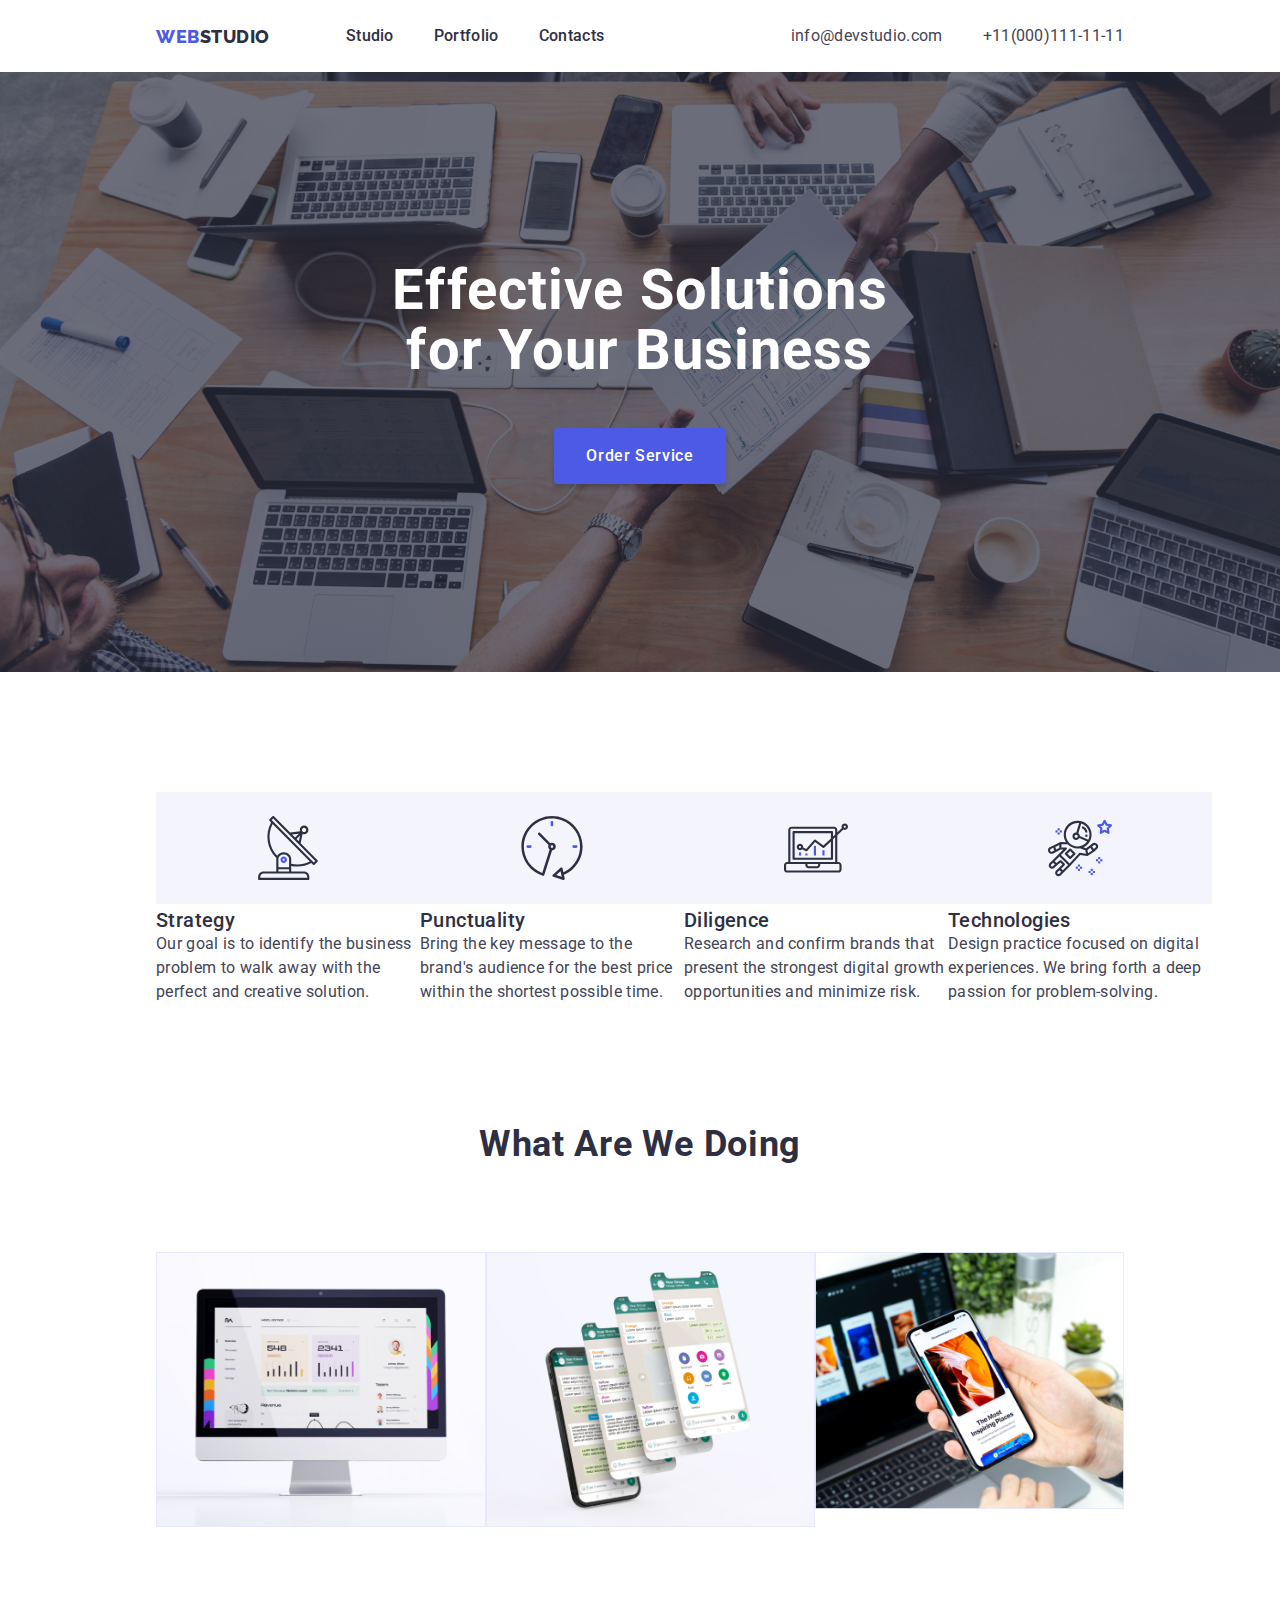
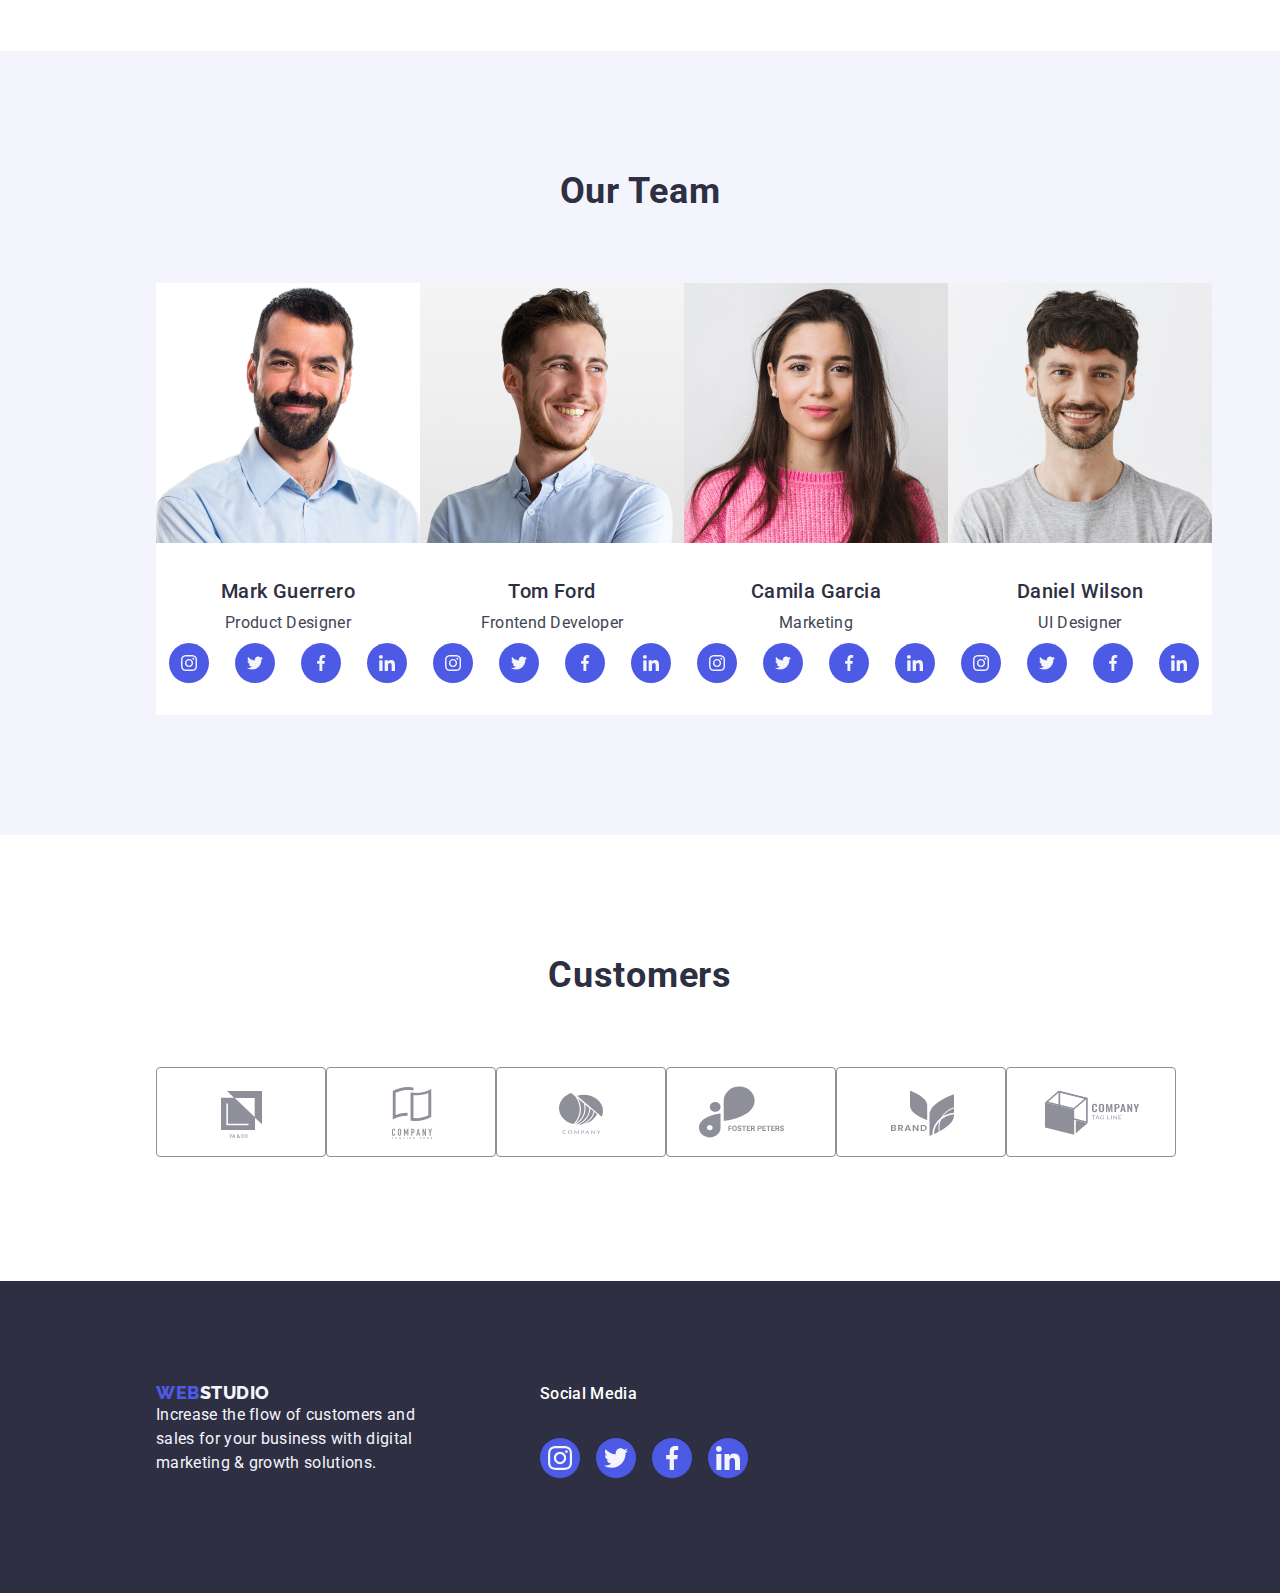
<file: index.html>
<!DOCTYPE html>
<html lang="en">
<head>
    <meta charset="UTF-8">
    <meta name="viewport" content="width=device-width, initial-scale=1.0">
    <title>WEBSTUDIO</title>
    <link rel="stylesheet" href="./css/styles.css"/>
    <link rel="preconnect" href="https://fonts.googleapis.com">
    <link rel="preconnect" href="https://fonts.gstatic.com" crossorigin>
    <link href="https://fonts.googleapis.com/css2?family=Raleway:wght@800&family=Roboto:wght@400;500;700&display=swap"
        rel="stylesheet">
</head>
<body>
    <!-- Top Line section -->
    <header>
        <nav class="menu">
            <div>
                <a href="#" class="web-studio">WEB<span>STUDIO</span></a>
            </div>
    
            <ul class="nav">
                <li>
                    <a href="#">Studio</a>
                </li>
                <li>
                    <a href="./portfolio.html">Portfolio</a>
                </li>
                <li>
                    <a href="#">Contacts</a>
                </li>
    
            </ul>
        </nav>
        <ul class="contacts">
            <li>
                <a href="mailto:/info@devstudio.com" class="email">info@devstudio.com</a>
            </li>
            <li>
                <a href="tel:/+11(000)111-11-11" class="telnumber">+11(000)111-11-11</a>
            </li>
        </ul>
    </header>


        <!-- Hero Image section -->

    <main>
        <section class="hero-image">
            <div class="image-overlay">
                <div>
                    <h1>
                        Effective Solutions<br>
                        for Your Business
                    </h1>
                </div>
                <button type="button">
                    Order Service
                </button>
            </div>
            
            
        </section>
    
        <!-- Section 1 -->
    
        <section class="section1">
            <ul>
                <li class="strategy">
                    <img src="./images/icons.svg/antenna-1.svg" class="antenna svg" alt="antenna">
                    <h3>Strategy</h3>
                    <p>Our goal is to identify the business problem to walk away with the perfect and creative solution.</p>
                </li>
                <li class="punctuality">
                    <img src="./images/icons.svg/clock-1.svg" class="clock svg" alt="clock">
                    <h3>Punctuality</h3>
                    <p>Bring the key message to the brand's audience for the best price within the shortest possible time.</p>
                </li>
                <li class="diligence">
                    <img src="./images/icons.svg/diagram-1.svg" class="diagram svg" alt="diagram">
                    <h3>Diligence</h3>
                    <p>Research and confirm brands that present the strongest digital growth opportunities and minimize risk.</p>
                </li>
                <li class="technologies">
                    <img src="./images/icons.svg/astronaut-1.svg" class="astronaut svg" alt="astronaut">
                    <h3>Technologies</h3>
                    <p>Design practice focused on digital experiences. We bring forth a deep passion for problem-solving.</p>
                </li>
            </ul>
        </section>
    
        <!-- Section 2 -->
    
        <section class="section2">
            <h2>What Are We Doing</h2>
            <ul>
                <li>
                    <img src="./images/img-1.jpg" width="360" alt="Web Development" class="img1"/>
                </li>
                <li>
                    <img src="./images/img-2.jpg" width="360" alt="Mobile Development" class="img2"/>
                </li>
                <li>
                    <img src="./images/img-3.jpg" width="360" alt="User Interface" class="img3"/>
                </li>
            </ul>
            
        </section>
    
        <!-- Section 3 -->
    
        <section class="section3">
            <h2 class="our-team">Our Team</h2>
            <ul class="team-section">
                <li class="mark-guerrero">
                    <img src="./images/mark-guerrero.jpg" width="360" alt="Mark Guerrero" class="team-img"/>
                    <div class="card-content">
                        <h3>Mark Guerrero</h3>
                        <p>Product Designer</p>
                        <ul class="social-icons">
                            <li><img src="./images/icons.svg/instagram-2.svg" class="icons-svg" alt="instagram"></li>
                            <li><img src="./images/icons.svg/twitter-1.svg" class="icons-svg" alt="twitter"></li>
                            <li><img src="./images/icons.svg/facebook-1.svg" class="icons-svg" alt="facebook"></li>
                            <li><img src="./images/icons.svg/linkedin-1.svg" class="icons-svg" alt="linkedin"></li>
                        </ul>
                    </div>
                    
                </li>
                <li class="tom-ford">
                    <img src="./images/tom-ford.jpg" width="360" alt="Tom Ford" class="team-img"/>
                    <div class="card-content">
                        <h3>Tom Ford</h3>
                        <p>Frontend Developer</p>
                        <ul class="social-icons">
                            <li><img src="./images/icons.svg/instagram-2.svg" class="icons-svg" alt="instagram"></li>
                            <li><img src="./images/icons.svg/twitter-1.svg" class="icons-svg" alt="twitter"></li>
                            <li><img src="./images/icons.svg/facebook-1.svg" class="icons-svg" alt="facebook"></li>
                            <li><img src="./images/icons.svg/linkedin-1.svg" class="icons-svg" alt="linkedin"></li>
                        </ul>
                    </div>
                    
                </li>
                <li class="camila-garcia">
                    <img src="./images/camila-garcia.jpg" width="360" alt="Camila Garcia" class="team-img"/>
                    <div class="card-content">
                        <h3>Camila Garcia</h3>
                        <p>Marketing</p>
                        <ul class="social-icons">
                            <li><img src="./images/icons.svg/instagram-2.svg" class="icons-svg" alt="instagram"></li>
                            <li><img src="./images/icons.svg/twitter-1.svg" class="icons-svg" alt="twitter"></li>
                            <li><img src="./images/icons.svg/facebook-1.svg" class="icons-svg" alt="facebook"></li>
                            <li><img src="./images/icons.svg/linkedin-1.svg" class="icons-svg" alt="linkedin"></li>
                        </ul>
                    </div>
                    
                </li>
                <li class="daniel-wilson">
                    <img src="./images/daniel-wilson.jpg" width="360" alt="Daniel Wilson" class="team-img"/>
                    <div class="card-content">
                        <h3>Daniel Wilson</h3>
                        <p>UI Designer</p>
                        <ul class="social-icons">
                            <li><img src="./images/icons.svg/instagram-2.svg" class="icons-svg" alt="instagram"></li>
                            <li><img src="./images/icons.svg/twitter-1.svg" class="icons-svg" alt="twitter"></li>
                            <li><img src="./images/icons.svg/facebook-1.svg" class="icons-svg" alt="facebook"></li>
                            <li><img src="./images/icons.svg/linkedin-1.svg" class="icons-svg" alt="linkedin"></li>
                        </ul>
                    </div>
                </li>
            </ul>

        </section>

        <!-- Section 4 -->

        <section class="customer-section">
            <h2>Customers</h2>
            <ul>
                <li><img src="./images/icons.svg/client-1.svg" class="customer-svg" alt="client 1"></li>
                <li><img src="./images/icons.svg/client-2.svg" class="customer-svg" alt="Client 2"></li>
                <li><img src="./images/icons.svg/client-3.svg" class="customer-svg" alt="Client 3"></li>
                <li><img src="./images/icons.svg/client-4.svg" class="customer-svg" alt="Client 4"></li>
                <li><img src="./images/icons.svg/client-5.svg" class="customer-svg" alt="Client 5"></li>
                <li><img src="./images/icons.svg/client-6.svg" class="customer-svg" alt="Client 6"></li>
            </ul>
        </section>

    </main>

        <!-- Footer -->
        
    <footer>
        
        <div>
            <a href="/WEBSTUDIO" class="webstudio2">WEB<span class="span-studio">STUDIO</span></a>
            <p>Increase the flow of customers and sales for your business with digital marketing & growth solutions.</p>
        </div>
        <div class="social-media">
            <p id="footer-social-media">Social Media</p>
            <ul class="social-icons-footer">
                <li><img src="./images/icons.svg/instagram-footer.svg" class="social-media-icons-svg" alt="instagram"></li>
                <li><img src="./images/icons.svg/twitter-footer.svg" class="social-media-icons-svg" alt="twitter"></li>
                <li><img src="./images/icons.svg/facebook-footer.svg" class="social-media-icons-svg" alt="facebook"></li>
                <li><img src="./images/icons.svg/linkedin-ffoter.svg" class="social-media-icons-svg" alt="linkedin"></li>
            </ul>
        </div>
    </footer>
</body>
</html>
</file>
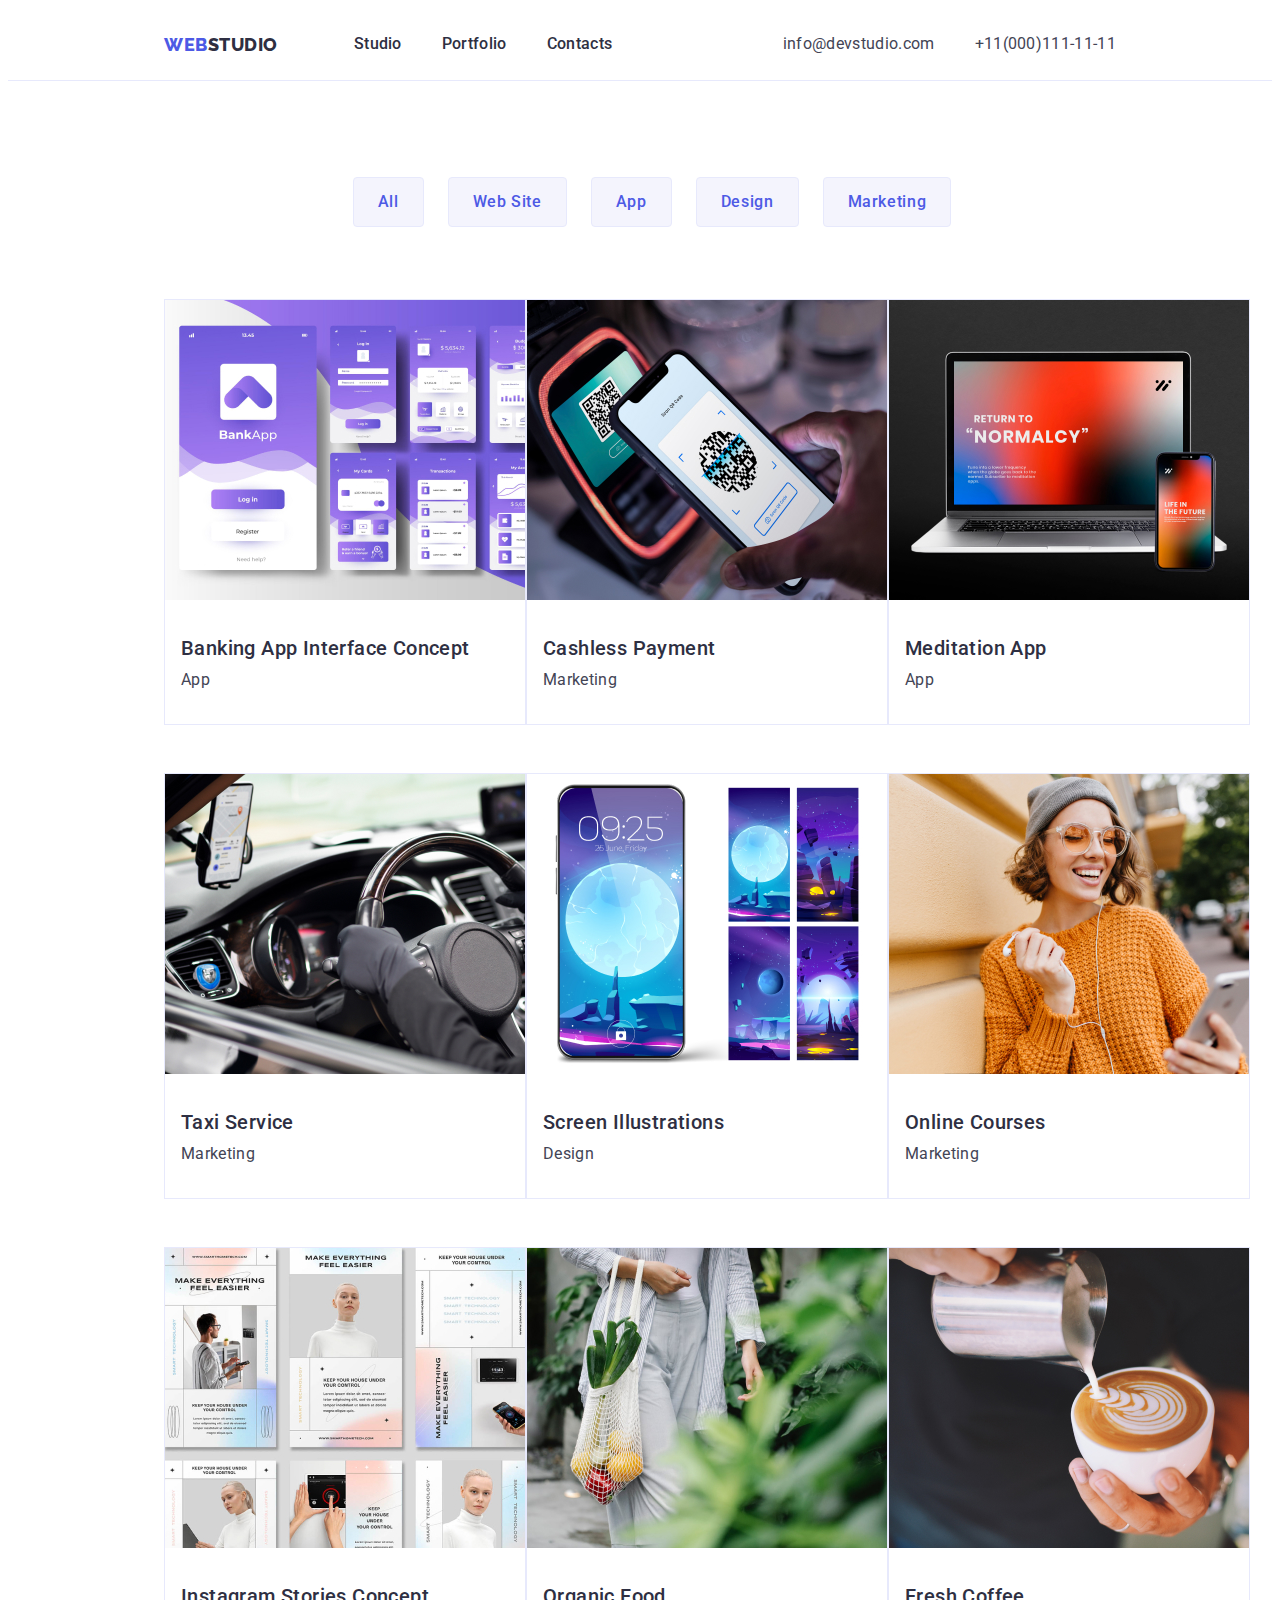
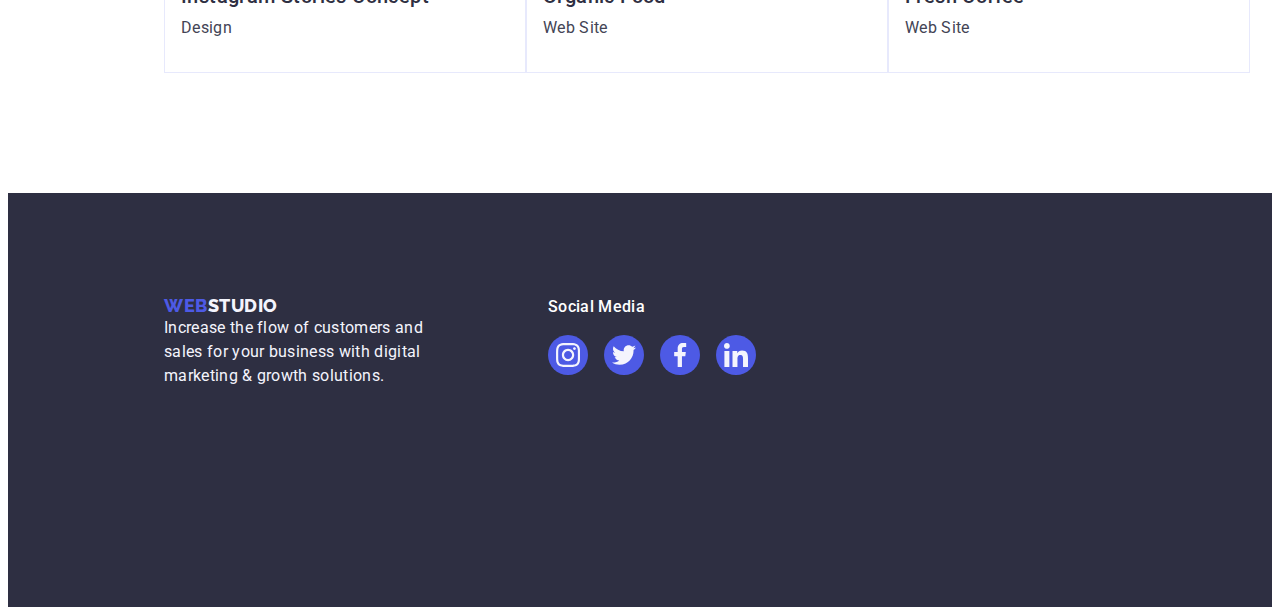
<file: portfolio.html>
<!DOCTYPE html>
<html lang="en">
<head>
    <meta charset="UTF-8">
    <meta name="viewport" content="width=device-width, initial-scale=1.0">
    <title>Portfolio</title>
    <link rel="stylesheet" href="./css/styles-2.css" />
    <link rel="preconnect" href="https://fonts.googleapis.com">
    <link rel="preconnect" href="https://fonts.gstatic.com" crossorigin>
    <link href="https://fonts.googleapis.com/css2?family=Raleway:wght@800&family=Roboto:wght@400;500;700&display=swap"
        rel="stylesheet">
</head>
<body>
    <!-- Top Line section -->
    <header>
        <nav class="menu">
            <div>
                <a href="#" class="web-studio">WEB<span>STUDIO</span></a>
            </div>
            
            <ul class="nav">
                <li>
                    <a href="./index.html">Studio</a>
                </li>
                <li>
                    <a href="#">Portfolio</a>
                </li>
                <li>
                    <a href="#">Contacts</a>
                </li>
    
            </ul>
        </nav>
        <ul class="contacts">
            <li>
                <a href="mailto:/info@devstudio.com" class="email">info@devstudio.com</a>
            </li>
            <li>
                <a href="tel:/+11(000)111-11-11" class="telnumber">+11(000)111-11-11</a>
            </li>
        </ul>
    </header>

    <!-- Filters -->
    <main>
        <div class="filters-buttons">
            <button type="button" class="all-button">All</button>
            <button type="button">Web Site</button>
            <button type="button">App</button>
            <button type="button">Design</button>
            <button type="button">Marketing</button>
        </div>
        
        
        <!-- Row 1 -->
        <ul class="row-1">
            <li class="app-interface">
                <img src="./images/interface.jpg" alt="Banking App Interface Concept" width="360" />
                <h3>Banking App Interface Concept</h3>
                <p>App</p>
            </li>
            <li>
                <img src="./images/qr-code.jpg" alt="Cashless Payment" width="360" />
                <h3>Cashless Payment</h3>
                <p>Marketing</p>
            </li>
            <li>
                <img src="./images/screen.jpg" alt="Meditation App" width="360" />
                <h3>Meditation App</h3>
                <p>App</p>
            </li>
        </ul>
        
        <!-- Row 2 -->
        <ul class="row-2">
            <li>
                <img src="./images/taxi-service.jpg" alt="Taxi Service" width="360" />
                <h3>Taxi Service</h3>
                <p>Marketing</p>
            </li>
            <li>
                <img src="./images/illustrations.jpg" alt="Screen Illustrations" width="360" />
                <h3>Screen Illustrations</h3>
                <p>Design</p>
            </li>
            <li>
                <img src="./images/orange-girl.jpg" alt="Online Courses" width="360" />
                <h3>Online Courses</h3>
                <p>Marketing</p>
            </li>
        </ul>
        
        <!-- Row 3 -->
        
        <ul class="row-3">
            <li>
                <img src="./images/multiple-screen.jpg" alt="Instagram Stories Concept" width="360" />
                <h3>Instagram Stories Concept</h3>
                <p>Design</p>
            </li>
            <li>
                <img src="./images/organic-food.jpg" alt="Organic Food" width="360" />
                <h3>Organic Food</h3>
                <p>Web Site</p>
            </li>
            <li>
                <img src="./images/coffee.jpg" alt="Fresh Coffee" width="360" />
                <h3>Fresh Coffee</h3>
                <p>Web Site</p>
            </li>
        </ul>
    </main>
    

    <!-- Footer -->

    <footer>
        <div>
            <a href="#" class="webstudio">WEB<span class="studio">STUDIO</span></a>
            <p>Increase the flow of customers and <br>sales for your business with digital <br>marketing & growth solutions.</p>
        </div>
        
        <div class="social-media">
            <p id="footer-social-media">Social Media</p>
            <ul class="social-icons-footer">
                <li><img src="./images/icons.svg/instagram-footer.svg" class="social-media-icons-svg" alt="instagram"></li>
                <li><img src="./images/icons.svg/twitter-footer.svg" class="social-media-icons-svg" alt="twitter"></li>
                <li><img src="./images/icons.svg/facebook-footer.svg" class="social-media-icons-svg" alt="facebook"></li>
                <li><img src="./images/icons.svg/linkedin-ffoter.svg" class="social-media-icons-svg" alt="linkedin"></li>
            </ul>
        </div>
    
    </footer>
    
</body>
</html>
</file>
<file: css/styles.css>
:root {
    --IRIS: #4D5AE5;
    --NAVY-BLUE: #2E2F42;
    --SLATE: #434455;
    --WHITE: #FFF;
    --CLOUD: #F4F4FD;
    --LIGHT-SLATE: rgba(142, 143, 153, 1);
}

body {
    max-width: 1440px;
    margin: auto;
}

ul {
    padding-left: 0px;
}

li {
    list-style: none;
}

h2 {
    color: var(--NAVY-BLUE, #2E2F42);
    text-align: center;

    /* Header 2 */
    font-family: Roboto;
    font-size: 36px;
    font-style: normal;
    font-weight: 700;
    line-height: 40px;
    /* 111.111% */
    letter-spacing: 0.72px;
    text-transform: capitalize;
    margin-top: 120px;
    margin-bottom: 72px;
}

h3 {
    color: var(--NAVY-BLUE, #2E2F42);

    /* Header 3 */
    font-family: Roboto;
    font-size: 20px;
    font-style: normal;
    font-weight: 500;
    line-height: 24px;
    /* 120% */
    letter-spacing: 0.4px;
    margin: 0;
}

p {
    color: var(--SLATE, #434455);

    /* Body */
    font-family: Roboto;
    font-size: 16px;
    font-style: normal;
    font-weight: 400;
    line-height: 24px;
    /* 150% */
    letter-spacing: 0.32px;
    margin: 0px;
}

    /* Top Line */

header, .section1, .section2, .section3, .customer-section,
footer {
    padding-left: 156px;
    padding-right: 156px;
}

header {
    height: 72px;
}

.web-studio {
    color: var(--IRIS, #4D5AE5);
    font-family: Raleway;
    font-size: 18px;
    font-style: normal;
    font-weight: 800;
    line-height: 21px;
    /* 116.667% */
    letter-spacing: 0.54px;
    text-transform: uppercase;
    margin-right: 76px;
}

span {
    color: var(--NAVY-BLUE, #2E2F42);
}

.nav {
    color: var(--NAVY-BLUE, #2E2F42);

    /* Body Medium */
    font-family: Roboto;
    font-size: 16px;
    font-style: normal;
    font-weight: 500;
    line-height: 24px;
    /* 150% */
    letter-spacing: 0.32px;
    display: flex;

}

a {
    text-decoration: none;
    color: inherit;
}

.contacts {
    color: var(--SLATE, #434455);

    /* Body */
    font-family: Roboto;
    font-size: 16px;
    font-style: normal;
    font-weight: 400;
    line-height: 24px;
    /* 150% */
    letter-spacing: 0.32px;
    display: flex;
    flex-grow: 1;
    justify-content: flex-end;
}

header {
    display: flex;
    flex-direction: row;
    align-items: center;
}

.menu {
    display: flex;
    align-items: center;
}

.menu li {
    margin-right: 40px;
}

header .email {
    margin-right: 40px;
}

    /* End of Top Line */

    /* Hero Image Section */

.hero-image {
    height: 600px;
    background-image: url("people-office.png");
    display: flex;
    flex-direction: column;
    align-items: center;
    justify-content: center;
    margin-bottom: 120px;
}

.image-overlay {
    padding: 0;
    margin: 0;
    width: 100%;
    height: 600px;
    background-color: rgba(46, 47, 66, 0.7);
    background-position: center;
}

main h1 {
    color: var(--WHITE, #FFF);
    
        /* Header 1 */
        font-family: Roboto;
        font-size: 56px;
        font-style: normal;
        font-weight: 700;
        line-height: 60px;
        letter-spacing: 1.12px;
        margin-top: 0px;
        margin-bottom: 0px;
        text-align: center;
}

main div {
    display: flex;
    flex-direction: column;
    justify-content: center;
    align-items: center;
    margin-bottom: 48px;
    margin-top: 188px;
}

button {
    display: inline-flex;
    padding: 16px 32px;
    align-items: flex-start;
    gap: 10px;
    border-radius: 4px;
    background: var(--IRIS, #4D5AE5);
    box-shadow: 0px 4px 4px 0px rgba(0, 0, 0, 0.15);
    color: var(--WHITE, #FFF);
    /* Button Text */
    font-family: Roboto;
    font-size: 16px;
    font-style: normal;
    font-weight: 500;
    line-height: 24px;
    /* 150% */
    letter-spacing: 0.64px;
    margin-bottom: 188px;
    cursor: pointer;
    border: none;
}

/* End of Hero Image */


    /* Section 1 */


.section1 ul {
    margin: 0px;
    display: flex;
    justify-content: space-between;
    margin-bottom: 0px;
}

.svg {
    width: 64px;
    height: 64px;
    padding: 24px 100px 24px 100px;
    background-color: var(--CLOUD);
}

/* End of Section 1 */


    /* Section 2 */

.section2 {
    display: flex;
    flex-direction: column;
    align-items: center;
    justify-content: space-evenly;
}

.section2 ul {
    margin-bottom: 120px;
    display: flex;
    justify-content: space-evenly;
}

.section2 img {
    max-width: 100%;
    
}

.section2 li {
    display: inline-block;

}

.section2 .img1, .img2 {
    margin-right: 24px;
}

/* End of Section 2 */

/* Section 3 */

.section3 {
        display: flex;
        flex-direction: column;
        text-align: center;
        background: var(--CLOUD, #F4F4FD);
}

.team-section {
    display: flex;
    justify-content: space-between;
    margin-top: 0px;
    margin-bottom: 120px;
}

.team-img {
    width: 264px;
    height: 260px;
    margin: 0px;
}

.mark-guerrero, .tom-ford, .camila-garcia, .daniel-wilson {
    background-color: rgba(255, 255, 255, 1);
}

.card-content {
    margin-top: 32px;
    margin-bottom: 32px;
    gap: 8px;
}

.icons-svg {
    display: flex;
    width: 16px;
    height: 16px;
    flex-shrink: 0;
    padding: 12px;
    background-image: url("ellipse.svg");
}

.social-icons {
    display: flex;
    justify-content: space-around;
    width: 100%;
}

/* End of Section 3 */

/* Section 4 */

.customer-svg {
    width: 104px;
    height: 56px;
    padding: 16px 32px 16px 32px;
    border-radius: 4px;
        border: 1px solid var(--LIGHT-SLATE, #8E8F99);
}

.customer-section ul {
    display: flex;
    justify-content: space-between;

}

.customer-section {
    margin-bottom: 120px;
}

/* End of Section 4 */

/* FOOTER */

footer {
    background-color: var(--NAVY-BLUE, #2E2F42);
    padding-left: 156px;
    height: 312px;
    display: flex;

    
}

footer div {
    padding-top: 101px;
}

footer a {
    color: var(--IRIS, #4D5AE5);
        font-family: Raleway;
        font-size: 18px;
        font-style: normal;
        font-weight: 800;
        line-height: 21px;
        /* 116.667% */
        letter-spacing: 0.54px;
        text-transform: uppercase;
        margin-bottom: 17.5px;
}

footer .span-studio {
    color: var(--CLOUD, #F4F4FD);
        font-family: Raleway;
        font-size: 18px;
        font-style: normal;
        font-weight: 800;
        line-height: 21px;
        /* 116.667% */
        letter-spacing: 0.54px;
        text-transform: uppercase;
}

footer p {
    width: 264px;
    color: var(--CLOUD, #F4F4FD);
    
        /* Body */
        font-family: Roboto;
        font-size: 16px;
        font-style: normal;
        font-weight: 400;
        line-height: 24px;
        /* 150% */
        letter-spacing: 0.32px;
        margin-bottom: 100px;
}

#footer-social-media {
    color: var(--WHITE, #FFF);
    
        /* Body Medium */
        font-family: Roboto;
        font-size: 16px;
        font-style: normal;
        font-weight: 500;
        line-height: 24px;
        /* 150% */
        letter-spacing: 0.32px;
        margin-bottom: 0px;
}

.social-media {
    display: flex;
    flex-direction: column;
     margin-left: 120px;
     gap: 16px;
}

.social-media-icons-svg {
    display: flex;
    width: 40x;
    height: 40px;
    flex-shrink: 0;
    /* padding: 12px; */
}

.social-icons-footer {
    display: flex;
    gap: 16px;
}
</file>
<file: css/styles-2.css>
body {
    max-width: 1440px;
}

ul {
    padding-left: 0px;
}

li {
    list-style: none;
}

header, main, footer {
    padding-left: 156px;
    padding-right: 156px;
}

header {
    border-bottom: 1px solid var(--CORNFLOWER, #E7E9FC);
    background: var(--WHITE, #FFF);
    height: 72px;
}
.web-studio {
    color: var(--IRIS, #4D5AE5);
    font-family: Raleway;
    font-size: 18px;
    font-style: normal;
    font-weight: 800;
    line-height: 21px;
    /* 116.667% */
    letter-spacing: 0.54px;
    text-transform: uppercase;
    margin-right: 76px;
}

span {
    color: var(--NAVY-BLUE, #2E2F42);
}

.nav {
    color: var(--NAVY-BLUE, #2E2F42);

    /* Body Medium */
    font-family: Roboto;
    font-size: 16px;
    font-style: normal;
    font-weight: 500;
    line-height: 24px;
    /* 150% */
    letter-spacing: 0.32px;
    display: flex;

}

a {
    text-decoration: none;
    color: inherit;
}

.contacts {
    color: var(--SLATE, #434455);

    /* Body */
    font-family: Roboto;
    font-size: 16px;
    font-style: normal;
    font-weight: 400;
    line-height: 24px;
    /* 150% */
    letter-spacing: 0.32px;
    display: flex;
    flex-grow: 1;
    justify-content: flex-end;
}

header {
    display: flex;
    flex-direction: row;
    align-items: center;
    margin-bottom: 96px;
}

.menu {
    display: flex;
    align-items: center;
}

.menu li {
    margin-right: 40px;
}

header .email {
    margin-right: 40px;
}

/* Filters */

.filters-buttons {
    display: flex;
    flex-grow: 1;
    justify-content: center;
    margin-bottom: 72px;
}

.filters-buttons button {
    border-radius: 4px;
        border: 1px solid var(--CORNFLOWER, #E7E9FC);
        background: var(--CLOUD, #F4F4FD);
        display: flex;
        padding: 12px 24px;
        justify-content: center;
        align-items: center;
        color: var(--IRIS, #4D5AE5);
        text-align: center;
    
        /* Button Text */
        font-family: Roboto;
        font-size: 16px;
        font-style: normal;
        font-weight: 500;
        line-height: 24px;
        /* 150% */
        letter-spacing: 0.64px;
        margin-left: 24px;
}


button:hover, button:focus {
    border-radius: 4px;
        background: var(--OCEAN, #404BBF);
        box-shadow: 0px 2px 2px 0px rgba(0, 0, 0, 0.12), 0px 2px 1px 0px rgba(0, 0, 0, 0.08), 0px 3px 1px 0px rgba(0, 0, 0, 0.10);
        color: var(--WHITE, #FFF);
            text-align: center;
        
            /* Button Text */
            font-family: Roboto;
            font-size: 16px;
            font-style: normal;
            font-weight: 500;
            line-height: 24px;
            /* 150% */
            letter-spacing: 0.64px;
            border: none;
            cursor: pointer;
}

/* Row 1 */

main .row-1, .row-2, .row-3 {
    display: flex;
    justify-content: space-between;
    margin-bottom: 48px;
    margin-top: 0;
}

main h3 {
    color: var(--NAVY-BLUE, #2E2F42);
    
        /* Header 3 */
        font-family: Roboto;
        font-size: 20px;
        font-style: normal;
        font-weight: 500;
        line-height: 24px;
        /* 120% */
        letter-spacing: 0.4px;
        margin: 0;
        padding-left: 16px;
        padding-right: 16px;
        margin-bottom: 8px;
}

main p {
    color: var(--SLATE, #434455);
    
        /* Body */
        font-family: Roboto;
        font-size: 16px;
        font-style: normal;
        font-weight: 400;
        line-height: 24px;
        /* 150% */
        letter-spacing: 0.32px;
        margin: 0;
        padding-left: 16px;
        padding-right: 16px;
        margin-bottom: 32px;
}

main img {
    margin-bottom: 32px;
}

main li {
    border: 1px solid var(--CORNFLOWER, #E7E9FC);
        background: var(--WHITE, #FFF);
}


/* FOOTER */

footer {
    background: var(--NAVY-BLUE, #2E2F42);
    margin-top: 120px;
    height: 312px;
    display: flex;
    flex-direction: row;
        padding-top: 101.5px;
}

footer a {
    color: var(--IRIS, #4D5AE5);
    font-family: Raleway;
    font-size: 18px;
    font-style: normal;
    font-weight: 800;
    line-height: 21px;
    /* 116.667% */
    letter-spacing: 0.54px;
    text-transform: uppercase;
}

footer .studio {
    color: var(--CLOUD, #F4F4FD);
    font-family: Raleway;
    font-size: 18px;
    font-style: normal;
    font-weight: 800;
    line-height: 21px;
    /* 116.667% */
    letter-spacing: 0.54px;
    text-transform: uppercase;
}

footer p {
    width: 264px;
    color: var(--CLOUD, #F4F4FD);

    /* Body */
    font-family: Roboto;
    font-size: 16px;
    font-style: normal;
    font-weight: 400;
    line-height: 24px;
    /* 150% */
    letter-spacing: 0.32px;
    margin-top: 0;
}

#footer-social-media {
    color: var(--WHITE, #FFF);

    /* Body Medium */
    font-family: Roboto;
    font-size: 16px;
    font-style: normal;
    font-weight: 500;
    line-height: 24px;
    /* 150% */
    letter-spacing: 0.32px;
    margin-bottom: 0px;
}

.social-media {
    display: flex;
    flex-direction: column;
    margin-left: 120px;
    gap: 16px;
}

.social-media-icons-svg {
    display: flex;
    width: 40x;
    height: 40px;
    flex-shrink: 0;
    /* padding: 12px; */
}

.social-icons-footer {
    display: flex;
    gap: 16px;
    margin: 0;
}
</file>
